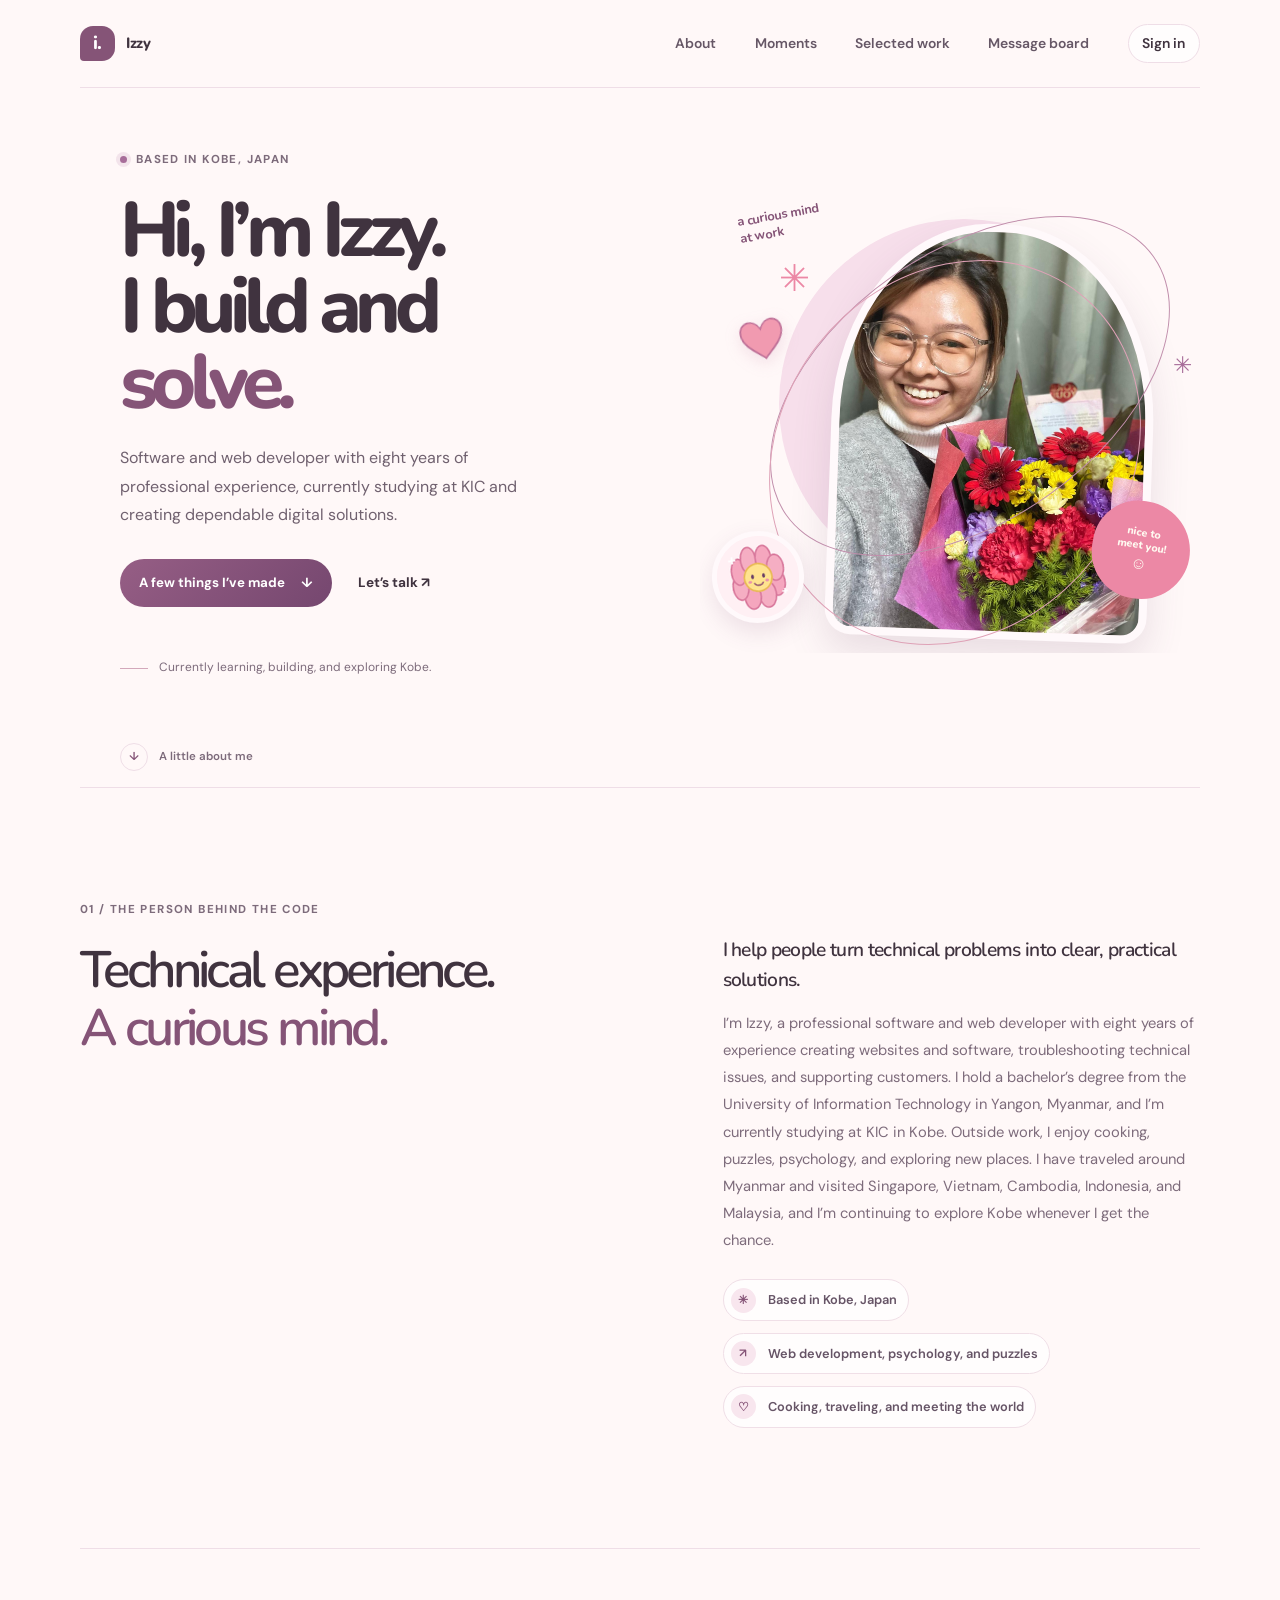
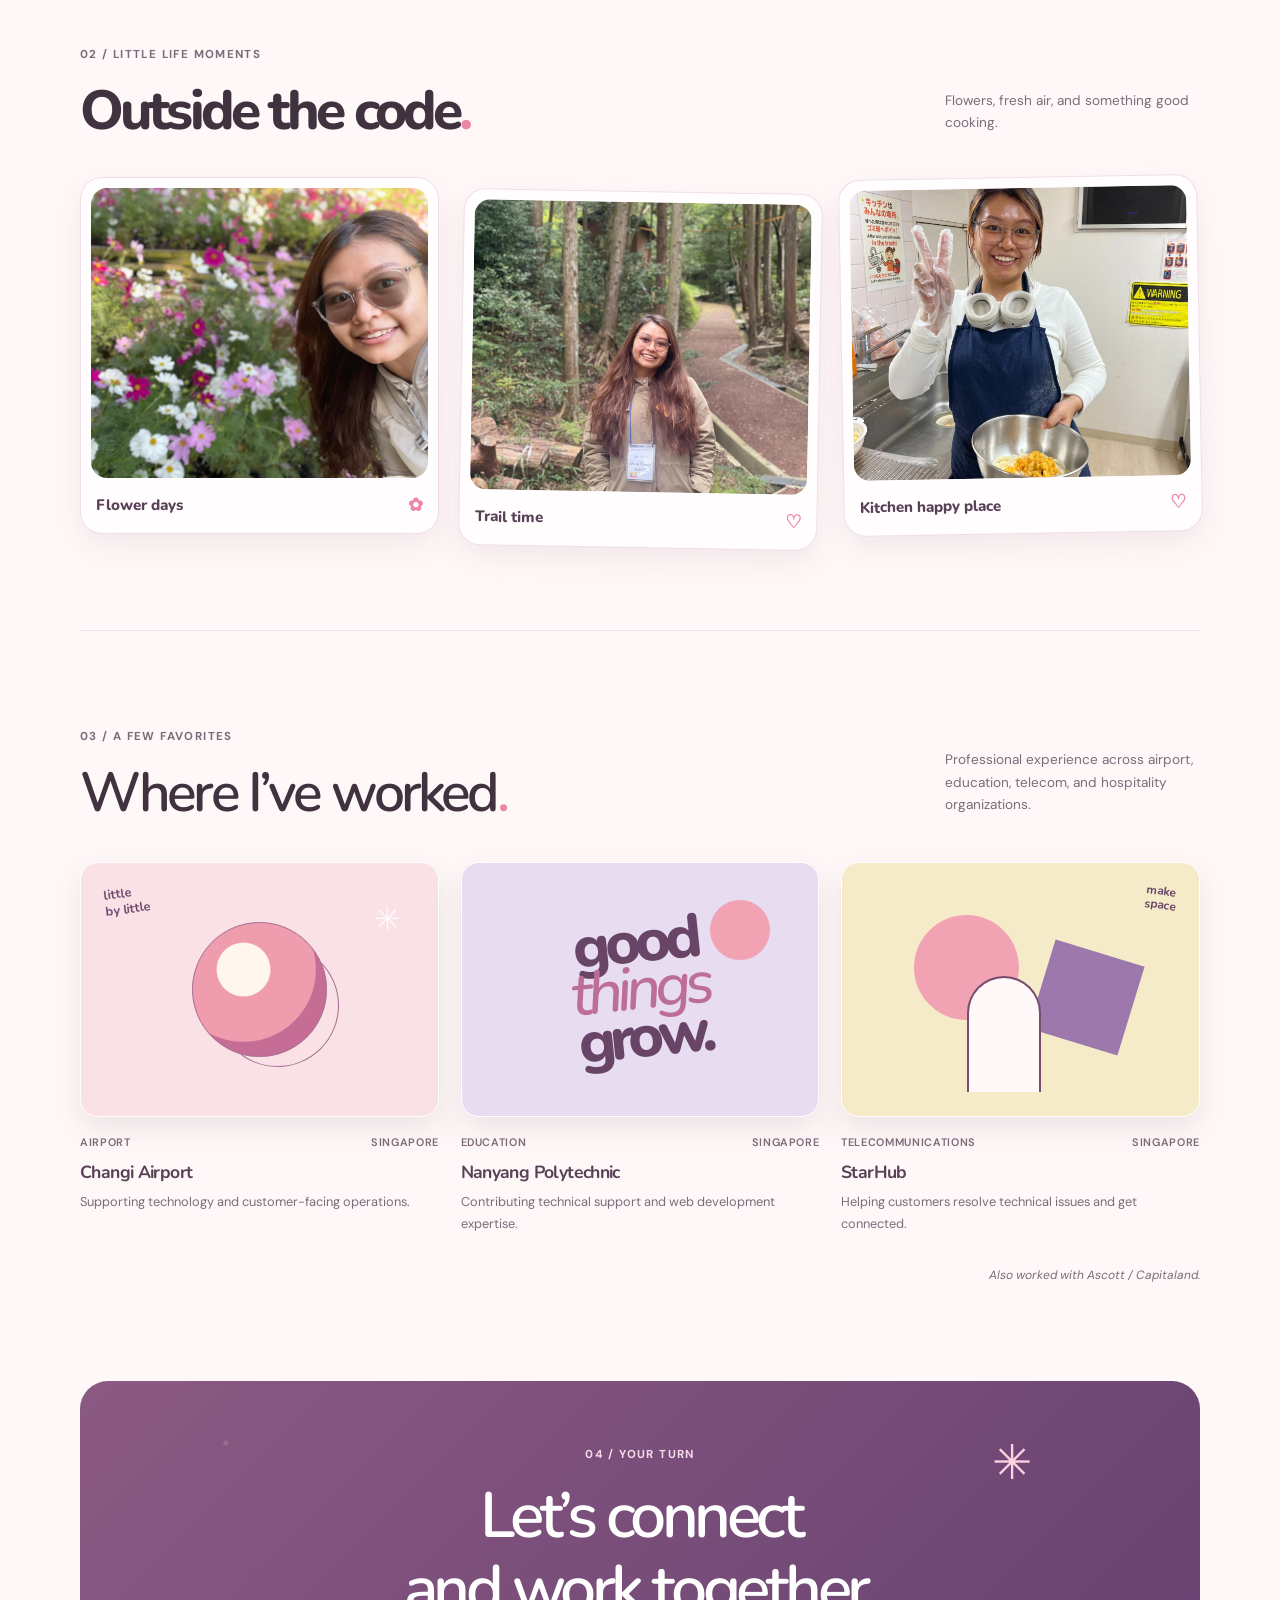
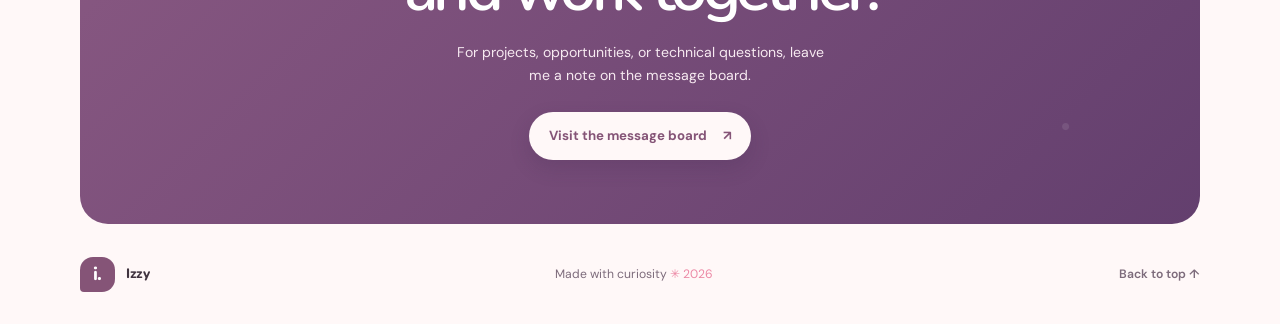
<file: index.html>
<!doctype html>
<html lang="en">
  <head>
    <meta charset="UTF-8" />
    <meta name="viewport" content="width=device-width, initial-scale=1" />
    <meta
      name="description"
      content="The introduction of Izzy — software and web developer based in Kobe, Japan."
    />
    <meta name="theme-color" content="#fff8f8" />
    <title>Izzy — Software &amp; Web Developer</title>
    <link rel="icon" href="favicon.svg" type="image/svg+xml" />
    <link rel="preconnect" href="https://fonts.googleapis.com" />
    <link rel="preconnect" href="https://fonts.gstatic.com" crossorigin />
    <link
      href="https://fonts.googleapis.com/css2?family=DM+Sans:wght@400;500;600;700&family=Nunito:wght@400;500;600;700;800&display=swap"
      rel="stylesheet"
    />
    <link rel="stylesheet" href="styles.css?v=profile-button-name-2" />
  </head>
  <body>
    <a class="skip-link" href="#main">Skip to content</a>

    <header class="site-header">
      <a class="wordmark" href="#home" aria-label="Izzy, home">
        <span class="wordmark-mark" aria-hidden="true">i.</span>
        <span>Izzy</span>
      </a>
      <nav class="site-nav" aria-label="Main navigation">
        <a href="#about">About</a>
        <a href="#moments">Moments</a>
        <a href="#work">Selected work</a>
        <a href="message-board.html">Message board</a>
        <button class="nav-contact" id="auth-open" type="button">Sign in</button>
      </nav>
    </header>

    <main id="main">
      <section class="hero section-wrap" id="home" aria-labelledby="hero-title">
        <div class="hero-copy">
          <p class="eyebrow"><span class="status-dot"></span> Based in Kobe, Japan</p>
          <h1 id="hero-title">Hi, I’m Izzy.<br />I build and<br /><span>solve.</span></h1>
          <p class="hero-description">
            Software and web developer with eight years of professional experience, currently
            studying at KIC and creating dependable digital solutions.
          </p>
          <div class="hero-actions">
            <a class="button button-dark" href="#work">
              A few things I’ve made <span aria-hidden="true">↓</span>
            </a>
            <a class="text-link" href="message-board.html#messages">Let’s talk <span aria-hidden="true">↗</span></a>
          </div>
          <div class="hero-note">
            <span class="note-line" aria-hidden="true"></span>
            <span>Currently learning, building, and exploring Kobe.</span>
          </div>
        </div>

        <div class="hero-art">
          <div class="art-sun"></div>
          <div class="art-orbit orbit-one"></div>
          <div class="art-orbit orbit-two"></div>
          <div class="art-sparkle sparkle-one" aria-hidden="true">✳</div>
          <div class="art-sparkle sparkle-two" aria-hidden="true">✳</div>
          <div class="art-caption">a curious mind<br />at work</div>
          <svg class="art-doodle art-heart" viewBox="0 0 64 64" aria-hidden="true">
            <path d="M32 55C26 48 7 37 7 22 7 7 25 4 32 19 39 4 57 7 57 22c0 15-19 26-25 33Z" />
          </svg>
          <div class="art-photo-frame">
            <img
              class="art-photo"
              src="assets/izzy/WhatsApp%20Image%202026-11-26%20at%2020.19.24%20%286%29.jpeg"
              alt="Izzy smiling with a colorful bouquet of flowers"
              width="1200"
              height="1599"
              fetchpriority="high"
              decoding="async"
            />
          </div>
          <div class="art-flower-badge" aria-hidden="true">
            <picture>
              <source srcset="assets/flower.svg" media="(prefers-reduced-motion: reduce)" />
              <img src="assets/flower.gif" alt="" width="96" height="96" />
            </picture>
          </div>
          <div class="art-sticker"><span>nice to<br />meet you!</span><span aria-hidden="true">☺</span></div>
        </div>
        <a class="scroll-cue" href="#about"><span aria-hidden="true">↓</span> A little about me</a>
      </section>

      <section class="about section-wrap" id="about" aria-labelledby="about-title">
        <div class="section-heading">
          <p class="eyebrow">01 / The person behind the code</p>
          <h2 id="about-title">Technical experience.<br /><span>A curious mind.</span></h2>
        </div>
        <div class="about-content">
          <p class="about-lead">
            I help people turn technical problems into clear, practical solutions.
          </p>
          <p>
            I’m Izzy, a professional software and web developer with eight years of experience
            creating websites and software, troubleshooting technical issues, and supporting
            customers. I hold a bachelor’s degree from the University of Information Technology
            in Yangon, Myanmar, and I’m currently studying at KIC in Kobe.
            Outside work, I enjoy cooking, puzzles, psychology, and exploring new places. I have
            traveled around Myanmar and visited Singapore, Vietnam, Cambodia, Indonesia, and Malaysia,
            and I’m continuing to explore Kobe whenever I get the chance.
          </p>
          <div class="about-facts" aria-label="A few quick facts">
            <div><span class="fact-icon" aria-hidden="true">✳</span><span>Based in Kobe, Japan</span></div>
            <div><span class="fact-icon" aria-hidden="true">↗</span><span>Web development, psychology, and puzzles</span></div>
            <div><span class="fact-icon" aria-hidden="true">♡</span><span>Cooking, traveling, and meeting the world</span></div>
          </div>
        </div>
      </section>

      <section class="moments section-wrap" id="moments" aria-labelledby="moments-title">
        <div class="moments-heading">
          <div>
            <p class="eyebrow">02 / Little life moments</p>
            <h2 id="moments-title">Outside the code<span class="heading-period">.</span></h2>
          </div>
          <p>Flowers, fresh air, and something good cooking.</p>
        </div>
        <div class="moments-grid">
          <figure class="moment-card">
            <img
              src="assets/izzy/WhatsApp%20Image%202026-11-26%20at%2020.19.23.jpeg"
              alt="Izzy smiling in a garden filled with colorful flowers"
              width="1599"
              height="1200"
              loading="lazy"
              decoding="async"
            />
            <figcaption>
              <span>Flower days</span>
              <span aria-hidden="true">✿</span>
            </figcaption>
          </figure>
          <figure class="moment-card">
            <img
              src="assets/izzy/WhatsApp%20Image%202026-11-26%20at%2020.19.24%20%281%29.jpeg"
              alt="Izzy enjoying a quiet forest trail"
              width="1200"
              height="1600"
              loading="lazy"
              decoding="async"
            />
            <figcaption>
              <span>Trail time</span>
              <span aria-hidden="true">♡</span>
            </figcaption>
          </figure>
          <figure class="moment-card">
            <img
              src="assets/izzy/WhatsApp%20Image%202026-11-26%20at%2020.19.24%20%285%29.jpeg"
              alt="Izzy preparing a meal in the kitchen"
              width="1200"
              height="1600"
              loading="lazy"
              decoding="async"
            />
            <figcaption>
              <span>Kitchen happy place</span>
              <span aria-hidden="true">♡</span>
            </figcaption>
          </figure>
        </div>
      </section>

      <section class="work section-wrap" id="work" aria-labelledby="work-title">
        <div class="work-heading">
          <div>
            <p class="eyebrow">03 / A few favorites</p>
            <h2 id="work-title">Where I’ve worked<span class="heading-period">.</span></h2>
          </div>
          <p>Professional experience across airport, education, telecom, and hospitality organizations.</p>
        </div>
        <div class="project-grid">
          <article class="project-card project-peach">
            <div class="project-visual visual-orbit" aria-hidden="true">
              <span class="visual-label">little<br />by little</span>
              <span class="visual-orb"></span>
              <span class="visual-spark">✳</span>
            </div>
            <div class="project-meta"><span>Airport</span><span>Singapore</span></div>
            <h3>Changi Airport</h3>
            <p>Supporting technology and customer-facing operations.</p>
          </article>
          <article class="project-card project-lilac">
            <div class="project-visual visual-type" aria-hidden="true">
              <span>good<br /><i>things</i><br />grow.</span>
              <span class="visual-sun"></span>
            </div>
            <div class="project-meta"><span>Education</span><span>Singapore</span></div>
            <h3>Nanyang Polytechnic</h3>
            <p>Contributing technical support and web development expertise.</p>
          </article>
          <article class="project-card project-yellow">
            <div class="project-visual visual-shapes" aria-hidden="true">
              <span class="shape shape-circle"></span>
              <span class="shape shape-square"></span>
              <span class="shape shape-arch"></span>
              <span class="shape-note">make<br />space</span>
            </div>
            <div class="project-meta"><span>Telecommunications</span><span>Singapore</span></div>
            <h3>StarHub</h3>
            <p>Helping customers resolve technical issues and get connected.</p>
          </article>
        </div>
        <p class="work-footnote">Also worked with Ascott / Capitaland.</p>
      </section>

      <section class="contact section-wrap" aria-labelledby="contact-title">
        <div class="contact-spark" aria-hidden="true">✳</div>
        <p class="eyebrow">04 / Your turn</p>
        <h2 id="contact-title">Let’s connect<br />and work together.</h2>
        <p>For projects, opportunities, or technical questions, leave me a note on the message board.</p>
        <a class="button button-light" href="message-board.html#messages">
          Visit the message board <span aria-hidden="true">↗</span>
        </a>
      </section>
    </main>

    <footer class="site-footer">
      <a class="wordmark" href="#home"><span class="wordmark-mark" aria-hidden="true">i.</span><span>Izzy</span></a>
      <p>Made with curiosity <span aria-hidden="true">✳</span> <span id="year">2025</span></p>
      <a href="#home">Back to top ↑</a>
    </footer>
    <dialog class="auth-dialog" id="auth-dialog" aria-labelledby="auth-title" aria-describedby="auth-description">
      <div class="auth-dialog-card">
        <button class="auth-close" id="auth-close" type="button" aria-label="Close sign-in dialog">×</button>
        <p class="eyebrow"><span class="status-dot"></span> Your little corner</p>
        <h2 id="auth-title">Welcome back.</h2>
        <p class="auth-description" id="auth-description">
          Sign in or create an account to get started.
        </p>
        <div class="auth-mode-toggle" id="auth-mode-toggle" role="group" aria-label="Choose an account action">
          <button class="auth-mode-button" id="auth-login-mode" type="button" aria-pressed="true">Log in</button>
          <button class="auth-mode-button" id="auth-signup-mode" type="button" aria-pressed="false">Sign up</button>
        </div>
        <form class="auth-form" id="auth-form">
          <label for="auth-display-name" id="auth-display-name-label" hidden>Profile name</label>
          <input
            id="auth-display-name"
            name="display-name"
            type="text"
            autocomplete="nickname"
            maxlength="80"
            hidden
          />
          <label for="auth-email">Email address</label>
          <input id="auth-email" name="email" type="email" autocomplete="email" required />
          <label for="auth-password">Password</label>
          <input
            id="auth-password"
            name="password"
            type="password"
            autocomplete="current-password"
            minlength="6"
            required
          />
          <button class="button button-dark" id="auth-submit" type="submit">Log in</button>
        </form>
        <div class="auth-session" id="auth-session" hidden>
          <p id="auth-user-line"></p>
          <button class="button button-light" id="auth-signout" type="button">Sign out</button>
        </div>
        <p class="auth-status" id="auth-status" role="status" aria-live="polite"></p>
        <p class="auth-footnote" id="auth-footnote">Sign-up may require email confirmation.</p>
      </div>
    </dialog>
    <script src="script.js"></script>
    <script type="module" src="auth.js?v=profile-button-name-1"></script>
  </body>
</html>
</file>
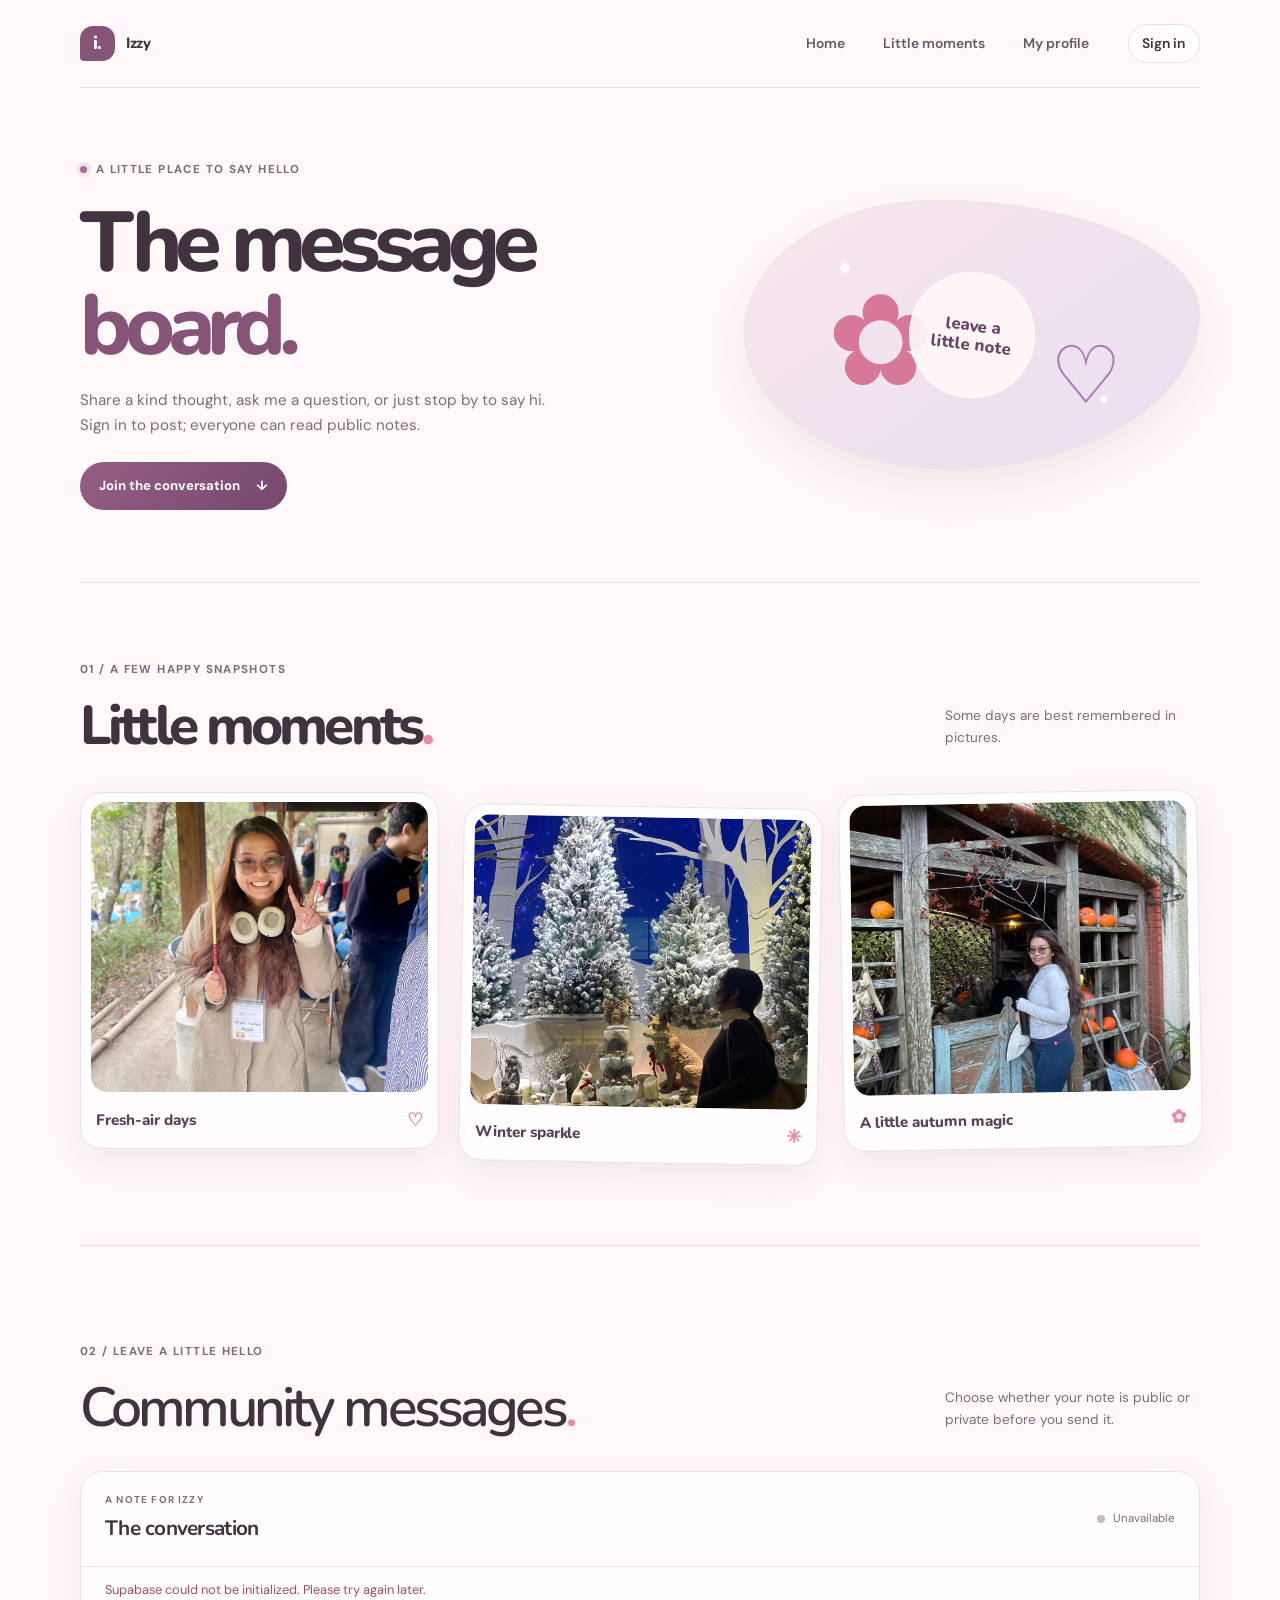
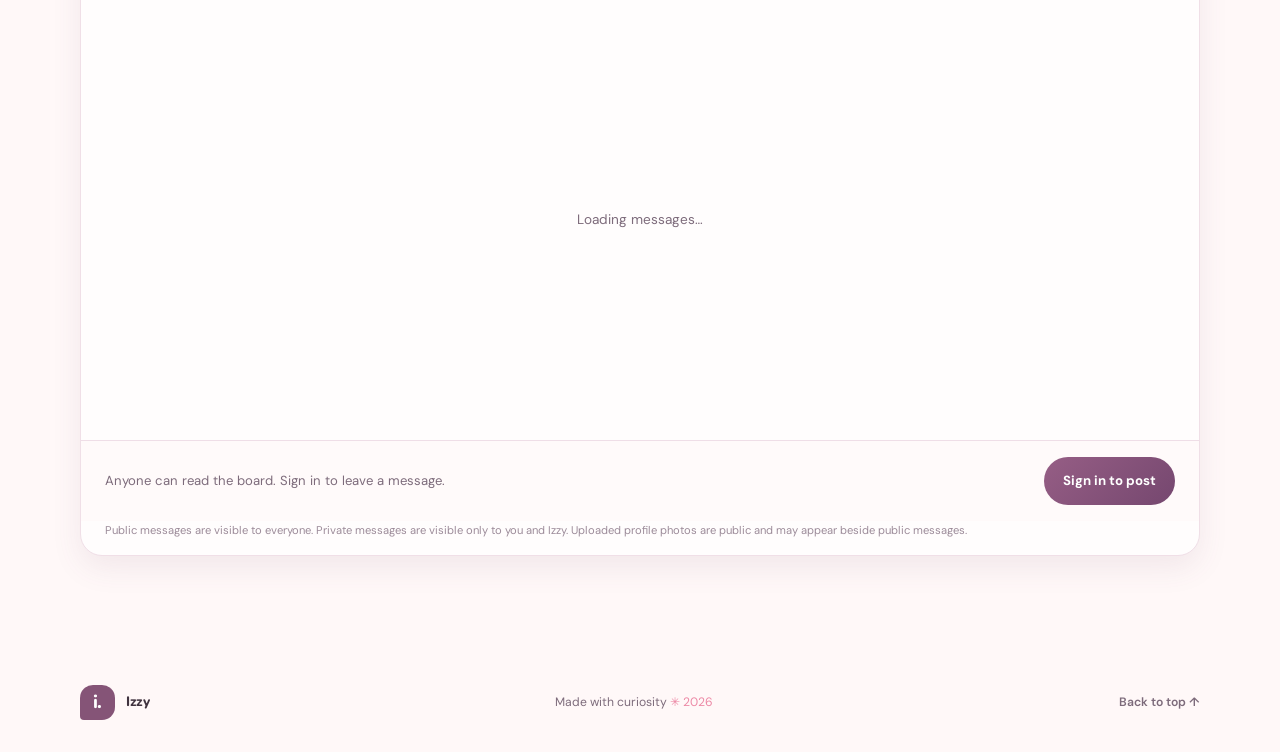
<file: message-board.html>
<!doctype html>
<html lang="en">
  <head>
    <meta charset="UTF-8" />
    <meta name="viewport" content="width=device-width, initial-scale=1" />
    <meta name="description" content="Leave Izzy a note on her community message board." />
    <meta name="theme-color" content="#fff8f8" />
    <title>Message board — Izzy</title>
    <link rel="icon" href="favicon.svg" type="image/svg+xml" />
    <link rel="preconnect" href="https://fonts.googleapis.com" />
    <link rel="preconnect" href="https://fonts.gstatic.com" crossorigin />
    <link
      href="https://fonts.googleapis.com/css2?family=DM+Sans:wght@400;500;600;700&family=Nunito:wght@400;500;600;700;800&display=swap"
      rel="stylesheet"
    />
    <link rel="stylesheet" href="styles.css?v=profile-button-name-2" />
  </head>
  <body>
    <a class="skip-link" href="#main">Skip to content</a>
    <header class="site-header">
      <a class="wordmark" href="index.html#home" aria-label="Izzy, home">
        <span class="wordmark-mark" aria-hidden="true">i.</span>
        <span>Izzy</span>
      </a>
      <nav class="site-nav" aria-label="Main navigation">
        <a href="index.html#home">Home</a>
        <a href="#memories">Little moments</a>
        <a href="profile.html">My profile</a>
        <button class="nav-contact" id="auth-open" type="button">Sign in</button>
      </nav>
    </header>

    <main id="main">
      <section class="page-hero section-wrap" aria-labelledby="page-title">
        <div class="page-hero-copy">
          <p class="eyebrow"><span class="status-dot"></span> A little place to say hello</p>
          <h1 id="page-title">The message<br /><span>board.</span></h1>
          <p>Share a kind thought, ask me a question, or just stop by to say hi. Sign in to post; everyone can read public notes.</p>
          <a class="button button-dark" href="#messages">Join the conversation <span aria-hidden="true">↓</span></a>
        </div>
        <div class="page-hero-doodle" aria-hidden="true">
          <span class="page-doodle-flower">✿</span>
          <span class="page-doodle-heart">♡</span>
          <span class="page-doodle-note">leave a<br />little note</span>
        </div>
      </section>

      <section class="moments section-wrap page-moments" id="memories" aria-labelledby="moments-title">
        <div class="moments-heading">
          <div>
            <p class="eyebrow">01 / A few happy snapshots</p>
            <h2 id="moments-title">Little moments<span class="heading-period">.</span></h2>
          </div>
          <p>Some days are best remembered in pictures.</p>
        </div>
        <div class="moments-grid">
          <figure class="moment-card">
            <img
              src="assets/izzy/WhatsApp%20Image%202026-11-26%20at%2020.19.24%20%282%29.jpeg"
              alt="Izzy outdoors at a day camp, smiling in the fresh air"
              loading="lazy"
              decoding="async"
            />
            <figcaption><span>Fresh-air days</span><span aria-hidden="true">♡</span></figcaption>
          </figure>
          <figure class="moment-card">
            <img
              src="assets/izzy/WhatsApp%20Image%202026-11-26%20at%2020.19.24%20%283%29.jpeg"
              alt="Izzy enjoying a winter evening among colorful lights"
              loading="lazy"
              decoding="async"
            />
            <figcaption><span>Winter sparkle</span><span aria-hidden="true">✳</span></figcaption>
          </figure>
          <figure class="moment-card">
            <img
              src="assets/izzy/WhatsApp%20Image%202026-11-26%20at%2020.19.24.jpeg"
              alt="Izzy smiling beside autumn pumpkins and garden greenery"
              loading="lazy"
              decoding="async"
            />
            <figcaption><span>A little autumn magic</span><span aria-hidden="true">✿</span></figcaption>
          </figure>
        </div>
      </section>

      <section class="guestbook section-wrap" id="messages" aria-labelledby="board-title">
        <div class="work-heading guestbook-heading">
          <div>
            <p class="eyebrow">02 / Leave a little hello</p>
            <h2 id="board-title">Community messages<span class="heading-period">.</span></h2>
          </div>
          <p>Choose whether your note is public or private before you send it.</p>
        </div>
        <div class="guestbook-card">
          <header class="guestbook-card-header">
            <div>
              <p class="eyebrow">A note for Izzy</p>
              <h3>The conversation</h3>
            </div>
            <span class="guestbook-live" id="board-status" role="status" aria-live="polite">Connecting…</span>
          </header>
          <p class="guestbook-notice" id="board-notice" role="status" aria-live="polite"></p>
          <div class="guestbook-list" id="post-list" aria-live="polite" aria-busy="true">
            <p class="guestbook-empty">Loading messages…</p>
          </div>
          <div class="guestbook-join" id="board-join">
            <p>Anyone can read the board. Sign in to leave a message.</p>
            <button class="button button-dark" id="board-signin" type="button">Sign in to post</button>
          </div>
          <form class="guestbook-form" id="post-form" hidden>
            <div class="guestbook-author-line">
              <p>Posting as <strong id="post-author"></strong></p>
              <a href="profile.html">Edit profile</a>
            </div>
            <label for="post-visibility">Who can see this message?</label>
            <select id="post-visibility" name="visibility">
              <option value="public">Public — everyone can read it</option>
              <option value="private">Private — only you and Izzy can read it</option>
            </select>
            <div class="guestbook-composer">
              <label class="visually-hidden" for="post-message">Your message</label>
              <textarea
                id="post-message"
                name="message"
                maxlength="2000"
                rows="3"
                placeholder="Write a kind note..."
                required
              ></textarea>
              <button class="button button-dark" id="post-submit" type="submit">Send message</button>
            </div>
            <p class="guestbook-form-status" id="post-status" role="status" aria-live="polite"></p>
          </form>
          <p class="guestbook-privacy">Public messages are visible to everyone. Private messages are visible only to you and Izzy. Uploaded profile photos are public and may appear beside public messages.</p>
        </div>
      </section>
    </main>

    <footer class="site-footer">
      <a class="wordmark" href="index.html#home"><span class="wordmark-mark" aria-hidden="true">i.</span><span>Izzy</span></a>
      <p>Made with curiosity <span aria-hidden="true">✳</span> <span id="year">2025</span></p>
      <a href="#main">Back to top ↑</a>
    </footer>
    <dialog class="auth-dialog" id="auth-dialog" aria-labelledby="auth-title" aria-describedby="auth-description">
      <div class="auth-dialog-card">
        <button class="auth-close" id="auth-close" type="button" aria-label="Close sign-in dialog">×</button>
        <p class="eyebrow"><span class="status-dot"></span> Your little corner</p>
        <h2 id="auth-title">Welcome back.</h2>
        <p class="auth-description" id="auth-description">Sign in or create an account to get started.</p>
        <div class="auth-mode-toggle" id="auth-mode-toggle" role="group" aria-label="Choose an account action">
          <button class="auth-mode-button" id="auth-login-mode" type="button" aria-pressed="true">Log in</button>
          <button class="auth-mode-button" id="auth-signup-mode" type="button" aria-pressed="false">Sign up</button>
        </div>
        <form class="auth-form" id="auth-form">
          <label for="auth-display-name" id="auth-display-name-label" hidden>Profile name</label>
          <input id="auth-display-name" name="display-name" type="text" autocomplete="nickname" maxlength="80" hidden />
          <label for="auth-email">Email address</label>
          <input id="auth-email" name="email" type="email" autocomplete="email" required />
          <label for="auth-password">Password</label>
          <input id="auth-password" name="password" type="password" autocomplete="current-password" minlength="6" required />
          <button class="button button-dark" id="auth-submit" type="submit">Log in</button>
        </form>
        <div class="auth-session" id="auth-session" hidden>
          <p id="auth-user-line"></p>
          <button class="button button-light" id="auth-signout" type="button">Sign out</button>
        </div>
        <p class="auth-status" id="auth-status" role="status" aria-live="polite"></p>
        <p class="auth-footnote" id="auth-footnote">Sign-up may require email confirmation.</p>
      </div>
    </dialog>
    <script src="script.js"></script>
    <script type="module" src="auth.js?v=profile-button-name-1"></script>
    <script type="module" src="message-board.js?v=profile-button-name-1"></script>
  </body>
</html>
</file>
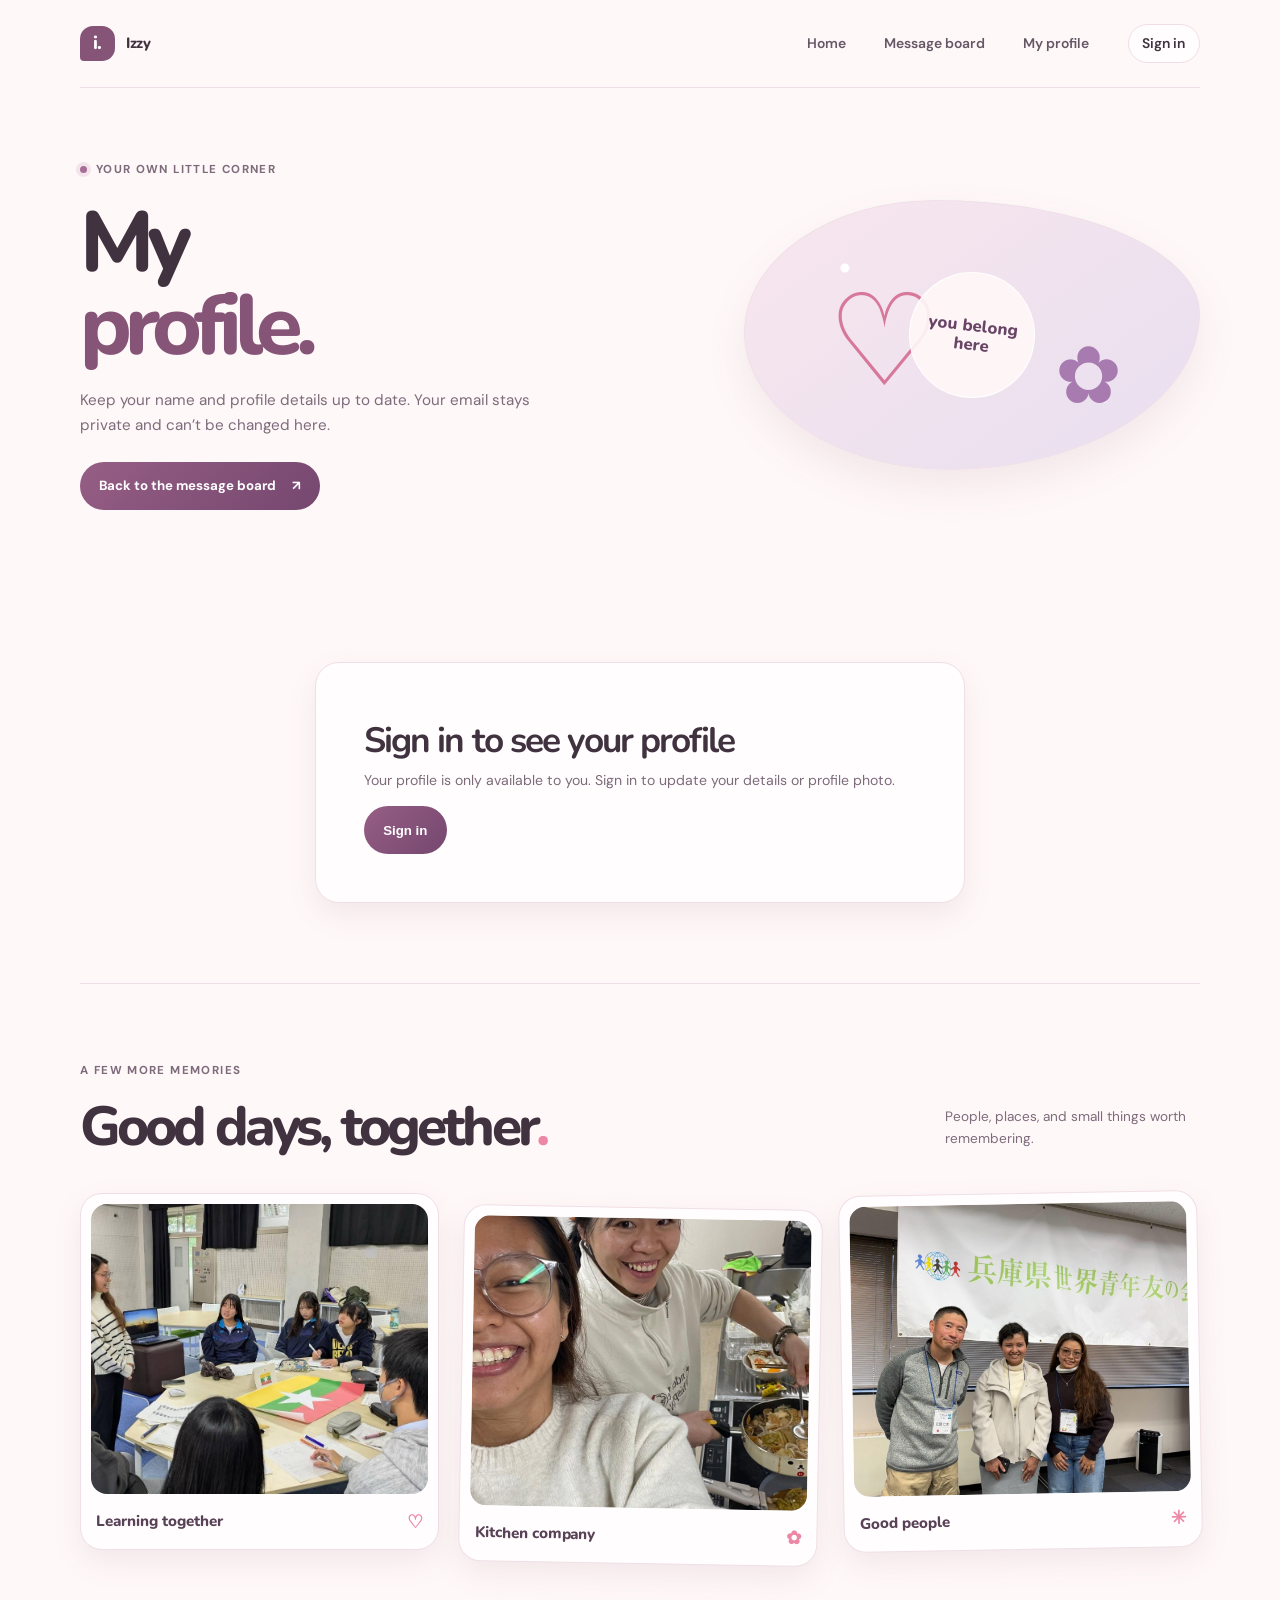
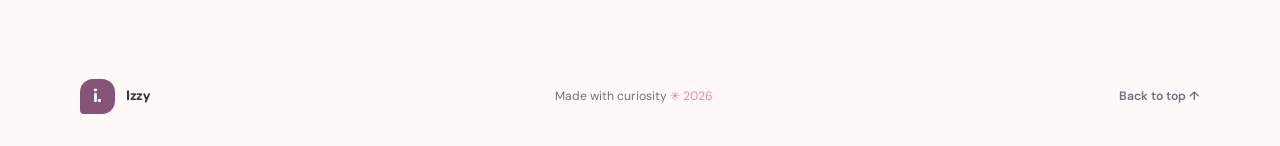
<file: profile.html>
<!doctype html>
<html lang="en">
  <head>
    <meta charset="UTF-8" />
    <meta name="viewport" content="width=device-width, initial-scale=1" />
    <meta name="description" content="Manage your profile for Izzy's community message board." />
    <meta name="theme-color" content="#fff8f8" />
    <title>My profile — Izzy</title>
    <link rel="icon" href="favicon.svg" type="image/svg+xml" />
    <link rel="preconnect" href="https://fonts.googleapis.com" />
    <link rel="preconnect" href="https://fonts.gstatic.com" crossorigin />
    <link
      href="https://fonts.googleapis.com/css2?family=DM+Sans:wght@400;500;600;700&family=Nunito:wght@400;500;600;700;800&display=swap"
      rel="stylesheet"
    />
    <link rel="stylesheet" href="styles.css?v=profile-button-name-2" />
  </head>
  <body>
    <a class="skip-link" href="#main">Skip to content</a>
    <header class="site-header">
      <a class="wordmark" href="index.html#home" aria-label="Izzy, home">
        <span class="wordmark-mark" aria-hidden="true">i.</span>
        <span>Izzy</span>
      </a>
      <nav class="site-nav" aria-label="Main navigation">
        <a href="index.html#home">Home</a>
        <a href="message-board.html">Message board</a>
        <a href="#profile">My profile</a>
        <button class="nav-contact" id="auth-open" type="button">Sign in</button>
      </nav>
    </header>

    <main id="main">
      <section class="page-hero section-wrap profile-hero" aria-labelledby="page-title">
        <div class="page-hero-copy">
          <p class="eyebrow"><span class="status-dot"></span> Your own little corner</p>
          <h1 id="page-title">My<br /><span>profile.</span></h1>
          <p>Keep your name and profile details up to date. Your email stays private and can’t be changed here.</p>
          <a class="button button-dark" href="message-board.html">Back to the message board <span aria-hidden="true">↗</span></a>
        </div>
        <div class="page-hero-doodle profile-doodle" aria-hidden="true">
          <span class="page-doodle-flower">♡</span>
          <span class="page-doodle-heart">✿</span>
          <span class="page-doodle-note">you belong<br />here</span>
        </div>
      </section>

      <section class="profile-page section-wrap" id="profile" aria-labelledby="profile-title">
        <div class="profile-signin" id="profile-signin">
          <h2>Sign in to see your profile</h2>
          <p>Your profile is only available to you. Sign in to update your details or profile photo.</p>
          <button class="button button-dark" id="profile-signin-button" type="button">Sign in</button>
        </div>
        <div class="profile-card" id="profile-content" hidden>
          <p class="eyebrow">Your little corner</p>
          <h2 id="profile-title">Your profile</h2>
          <p class="profile-description">Update the details shown with your account. Your country and interests are private.</p>
          <p class="profile-email-line">Sign-in email <strong id="profile-email"></strong><span>Email changes aren’t available here.</span></p>
          <div class="profile-avatar-editor">
            <div class="profile-avatar-preview">
              <img id="profile-avatar-preview" alt="Your profile photo" hidden />
              <span id="profile-avatar-placeholder" aria-hidden="true">♡</span>
            </div>
            <div class="profile-avatar-controls">
              <label for="profile-avatar-input">Profile photo</label>
              <input id="profile-avatar-input" type="file" accept="image/jpeg,image/png,image/webp" />
              <p>Photos are public and may appear beside public messages. Use a JPG, PNG, or WebP image up to 3 MB.</p>
              <button class="button button-dark" id="profile-avatar-upload" type="button">Upload profile photo</button>
              <p class="profile-status" id="profile-avatar-status" role="status" aria-live="polite"></p>
            </div>
          </div>
          <form class="profile-form" id="profile-form">
            <label for="profile-name">Name</label>
            <input id="profile-name" name="display_name" type="text" maxlength="80" autocomplete="nickname" required />
            <label for="profile-country">Country</label>
            <input id="profile-country" name="country" type="text" maxlength="100" autocomplete="country-name" />
            <label for="profile-interests">Interests</label>
            <textarea id="profile-interests" name="interests" maxlength="500" rows="4" placeholder="A few things you enjoy..."></textarea>
            <button class="button button-dark" id="profile-save" type="submit">Save profile</button>
            <p class="profile-status" id="profile-status" role="status" aria-live="polite"></p>
          </form>
          <button class="button button-light profile-signout" id="profile-signout" type="button">Sign out</button>
        </div>
      </section>

      <section class="moments section-wrap page-moments profile-moments" aria-labelledby="profile-moments-title">
        <div class="moments-heading">
          <div>
            <p class="eyebrow">A few more memories</p>
            <h2 id="profile-moments-title">Good days, together<span class="heading-period">.</span></h2>
          </div>
          <p>People, places, and small things worth remembering.</p>
        </div>
        <div class="moments-grid">
          <figure class="moment-card">
            <img
              src="assets/izzy/WhatsApp%20Image%202026-11-26%20at%2020.19.24%20%284%29.jpeg"
              alt="Izzy with students during a classroom activity with a Myanmar flag"
              loading="lazy"
              decoding="async"
            />
            <figcaption><span>Learning together</span><span aria-hidden="true">♡</span></figcaption>
          </figure>
          <figure class="moment-card">
            <img
              src="assets/izzy/WhatsApp%20Image%202026-11-26%20at%2020.19.24%20%287%29.jpeg"
              alt="Izzy and a friend smiling together while cooking"
              loading="lazy"
              decoding="async"
            />
            <figcaption><span>Kitchen company</span><span aria-hidden="true">✿</span></figcaption>
          </figure>
          <figure class="moment-card">
            <img
              src="assets/izzy/WhatsApp%20Image%202026-11-26%20at%2020.19.24%20%288%29.jpeg"
              alt="Izzy with friends at a community event"
              loading="lazy"
              decoding="async"
            />
            <figcaption><span>Good people</span><span aria-hidden="true">✳</span></figcaption>
          </figure>
        </div>
      </section>
    </main>

    <footer class="site-footer">
      <a class="wordmark" href="index.html#home"><span class="wordmark-mark" aria-hidden="true">i.</span><span>Izzy</span></a>
      <p>Made with curiosity <span aria-hidden="true">✳</span> <span id="year">2025</span></p>
      <a href="#main">Back to top ↑</a>
    </footer>
    <dialog class="auth-dialog" id="auth-dialog" aria-labelledby="auth-title" aria-describedby="auth-description">
      <div class="auth-dialog-card">
        <button class="auth-close" id="auth-close" type="button" aria-label="Close sign-in dialog">×</button>
        <p class="eyebrow"><span class="status-dot"></span> Your little corner</p>
        <h2 id="auth-title">Welcome back.</h2>
        <p class="auth-description" id="auth-description">Sign in or create an account to get started.</p>
        <div class="auth-mode-toggle" id="auth-mode-toggle" role="group" aria-label="Choose an account action">
          <button class="auth-mode-button" id="auth-login-mode" type="button" aria-pressed="true">Log in</button>
          <button class="auth-mode-button" id="auth-signup-mode" type="button" aria-pressed="false">Sign up</button>
        </div>
        <form class="auth-form" id="auth-form">
          <label for="auth-display-name" id="auth-display-name-label" hidden>Profile name</label>
          <input id="auth-display-name" name="display-name" type="text" autocomplete="nickname" maxlength="80" hidden />
          <label for="auth-email">Email address</label>
          <input id="auth-email" name="email" type="email" autocomplete="email" required />
          <label for="auth-password">Password</label>
          <input id="auth-password" name="password" type="password" autocomplete="current-password" minlength="6" required />
          <button class="button button-dark" id="auth-submit" type="submit">Log in</button>
        </form>
        <div class="auth-session" id="auth-session" hidden>
          <p id="auth-user-line"></p>
          <button class="button button-light" id="auth-signout" type="button">Sign out</button>
        </div>
        <p class="auth-status" id="auth-status" role="status" aria-live="polite"></p>
        <p class="auth-footnote" id="auth-footnote">Sign-up may require email confirmation.</p>
      </div>
    </dialog>
    <script src="script.js"></script>
    <script type="module" src="auth.js?v=profile-button-name-1"></script>
    <script type="module" src="profile.js?v=profile-button-name-1"></script>
  </body>
</html>
</file>
<file: styles.css>
:root {
  color-scheme: light;
  --paper: #fff8f8;
  --ink: #40333f;
  --muted: #7d6b7b;
  --plum: #855477;
  --orange: #ec88a5;
  --line: #efdee7;
  --sans: "DM Sans", sans-serif;
  --display: "Nunito", sans-serif;
}

* {
  box-sizing: border-box;
}

html {
  scroll-behavior: smooth;
  scroll-padding-top: 5rem;
}

body {
  margin: 0;
  background: var(--paper);
  color: var(--ink);
  font-family: var(--sans);
  font-size: 16px;
  line-height: 1.65;
  -webkit-font-smoothing: antialiased;
}

a {
  color: inherit;
  text-decoration: none;
}

a:focus-visible {
  outline: 3px solid var(--orange);
  outline-offset: 5px;
  border-radius: 2px;
}

.skip-link {
  position: absolute;
  top: 0.75rem;
  left: 0.75rem;
  z-index: 10;
  padding: 0.7rem 1rem;
  transform: translateY(-160%);
  background: var(--ink);
  color: white;
}

.skip-link:focus {
  transform: translateY(0);
}

.site-header,
.site-footer {
  display: flex;
  align-items: center;
  justify-content: space-between;
  width: min(1120px, calc(100% - 96px));
  margin: 0 auto;
}

.site-header {
  min-height: 88px;
  border-bottom: 1px solid var(--line);
}

.wordmark {
  display: inline-flex;
  align-items: center;
  gap: 0.7rem;
  font-family: var(--display);
  font-size: 0.93rem;
  font-weight: 800;
  letter-spacing: -0.035em;
}

.wordmark-mark {
  display: grid;
  width: 35px;
  height: 35px;
  place-items: center;
  border-radius: 13px 13px 13px 4px;
  background: var(--plum);
  color: white;
  font-family: var(--display);
  font-size: 1.15rem;
}

.site-nav {
  display: flex;
  align-items: center;
  gap: 2.4rem;
  color: #665766;
  font-size: 0.87rem;
  font-weight: 600;
}

.site-nav a,
.site-nav button,
.site-footer > a:last-child,
.text-link {
  transition: color 160ms ease;
}

.site-nav a:hover,
.site-nav button:hover,
.site-footer > a:last-child:hover,
.text-link:hover {
  color: var(--orange);
}

.nav-contact {
  display: inline-block;
  max-width: 13rem;
  overflow: hidden;
  text-overflow: ellipsis;
  white-space: nowrap;
  font: inherit;
  color: var(--ink);
  padding: 0.45rem 0.85rem;
  border: 1px solid var(--line);
  border-radius: 999px;
  background: #fffdfd;
  cursor: pointer;
}

.nav-contact:focus-visible,
.auth-dialog button:focus-visible,
.auth-dialog input:focus-visible {
  outline: 3px solid var(--orange);
  outline-offset: 3px;
}

.auth-dialog {
  width: min(440px, calc(100vw - 32px));
  max-width: none;
  max-height: calc(100vh - 32px);
  padding: 0;
  overflow: auto;
  border: 1px solid #fff;
  border-radius: 28px;
  background: var(--paper);
  color: var(--ink);
  box-shadow: 0 24px 80px #34253d40;
}

.auth-dialog::backdrop {
  background: #30233380;
  backdrop-filter: blur(4px);
}

.auth-dialog-card {
  position: relative;
  padding: 2.5rem;
}

.auth-dialog .eyebrow {
  margin-bottom: 0.65rem;
}

.auth-dialog h2 {
  margin: 0;
  font-family: var(--display);
  font-size: clamp(1.8rem, 7vw, 2.35rem);
  letter-spacing: -0.055em;
  line-height: 1.15;
}

.auth-description {
  margin: 0.8rem 0 1.4rem;
  color: var(--muted);
  font-size: 0.9rem;
}

.auth-close {
  position: absolute;
  top: 1rem;
  right: 1rem;
  display: grid;
  width: 38px;
  height: 38px;
  place-items: center;
  border: 1px solid var(--line);
  border-radius: 50%;
  background: #fffdfd;
  color: var(--muted);
  font: inherit;
  font-size: 1.4rem;
  line-height: 1;
  cursor: pointer;
}

.auth-mode-toggle {
  display: grid;
  grid-template-columns: 1fr 1fr;
  gap: 0.25rem;
  margin-bottom: 1.35rem;
  padding: 0.3rem;
  border-radius: 999px;
  background: #f4e5ed;
}

.auth-mode-button {
  min-height: 40px;
  border: 0;
  border-radius: 999px;
  background: transparent;
  color: var(--muted);
  font: inherit;
  font-size: 0.85rem;
  font-weight: 700;
  cursor: pointer;
}

.auth-mode-button[aria-pressed="true"] {
  background: white;
  color: var(--plum);
  box-shadow: 0 2px 8px #3c234a12;
}

.auth-form {
  display: grid;
  gap: 0.55rem;
}

.auth-form label {
  margin-top: 0.25rem;
  color: #5a4559;
  font-size: 0.83rem;
  font-weight: 700;
}

.auth-form input {
  width: 100%;
  min-height: 48px;
  padding: 0.65rem 0.85rem;
  border: 1px solid var(--line);
  border-radius: 13px;
  background: #fffdfd;
  color: var(--ink);
  font: inherit;
  font-size: 0.9rem;
}

.auth-form .button,
.auth-session .button {
  width: 100%;
  margin-top: 0.75rem;
  border: 0;
  cursor: pointer;
}

.auth-form .button:disabled,
.auth-session .button:disabled {
  cursor: wait;
  opacity: 0.65;
}

.auth-session p {
  margin: 0.25rem 0;
  color: var(--muted);
  font-size: 0.9rem;
  overflow-wrap: anywhere;
}

.auth-status {
  min-height: 1.5em;
  margin: 1rem 0 0;
  color: var(--muted);
  font-size: 0.82rem;
  overflow-wrap: anywhere;
}

.auth-status[data-state="error"] {
  color: #b14363;
}

.auth-status[data-state="success"] {
  color: #6b496b;
}

.auth-footnote {
  margin: 0.25rem 0 0;
  color: var(--muted);
  font-size: 0.74rem;
}

.auth-dialog [hidden] {
  display: none !important;
}

.section-wrap {
  width: min(1120px, calc(100% - 96px));
  margin: 0 auto;
}

.hero {
  position: relative;
  display: grid;
  min-height: 660px;
  grid-template-columns: 1.05fr 0.95fr;
  align-items: center;
  padding-top: 2.4rem;
  padding-bottom: 5.5rem;
}

.hero-copy {
  position: relative;
  z-index: 1;
  padding: 1.5rem 0 1.3rem 2.5rem;
}

.eyebrow {
  display: flex;
  align-items: center;
  gap: 0.55rem;
  margin: 0 0 1.45rem;
  color: var(--muted);
  font-size: 0.72rem;
  font-weight: 700;
  letter-spacing: 0.12em;
  text-transform: uppercase;
}

.status-dot {
  width: 7px;
  height: 7px;
  border-radius: 50%;
  background: #a76d99;
  box-shadow: 0 0 0 4px #a76d9924;
}

h1,
h2,
h3,
p {
  margin-top: 0;
}

h1,
h2,
h3 {
  font-family: var(--display);
}

.hero h1 {
  margin-bottom: 1.45rem;
  font-size: clamp(3.65rem, 6vw, 5.8rem);
  font-weight: 800;
  letter-spacing: -0.085em;
  line-height: 0.99;
}

.hero h1 span,
.section-heading h2 span {
  color: var(--plum);
}

.hero-description {
  max-width: 430px;
  margin-bottom: 1.8rem;
  color: #70616f;
  font-size: 1rem;
  line-height: 1.8;
}

.hero-actions {
  display: flex;
  align-items: center;
  gap: 1.6rem;
}

.button {
  display: inline-flex;
  min-height: 48px;
  align-items: center;
  justify-content: center;
  gap: 1rem;
  padding: 0.7rem 1.2rem;
  border-radius: 999px;
  font-size: 0.83rem;
  font-weight: 700;
  transition: transform 160ms ease, background 160ms ease;
}

.button:hover {
  transform: translateY(-2px);
}

.button-dark {
  background: linear-gradient(135deg, #965e85, #75476f);
  color: white;
}

.button-dark:hover {
  background: linear-gradient(135deg, #855477, #663d64);
}

.text-link {
  font-size: 0.85rem;
  font-weight: 700;
}

.hero-note {
  display: flex;
  align-items: center;
  gap: 0.7rem;
  margin-top: 3.2rem;
  color: var(--muted);
  font-size: 0.75rem;
}

.note-line {
  width: 28px;
  height: 1px;
  background: #d3a8bb;
}

.hero-art {
  position: relative;
  width: min(100%, 500px);
  height: 480px;
  overflow: clip;
  justify-self: end;
}

.art-sun {
  position: absolute;
  top: 46px;
  right: 51px;
  width: 370px;
  height: 370px;
  border-radius: 50%;
  background: #f7dfeb;
}

.art-photo-frame {
  position: absolute;
  right: 47px;
  bottom: 14px;
  z-index: 1;
  width: 322px;
  height: 415px;
  overflow: hidden;
  border: 8px solid #fff9fb;
  border-radius: 48% 48% 26px 26px;
  background: #fff0f4;
  box-shadow: 0 18px 38px #68446625;
  transform: rotate(2deg);
  animation: gentle-bob 5.5s ease-in-out infinite;
}

.art-photo {
  display: block;
  width: 100%;
  height: 100%;
  object-fit: cover;
  object-position: center 43%;
}

.art-orbit {
  position: absolute;
  z-index: 2;
  border: 1px solid #c18fac;
  border-radius: 50%;
  pointer-events: none;
}

.orbit-one {
  top: 78px;
  right: 5px;
  width: 450px;
  height: 270px;
  transform: rotate(-35deg);
}

.orbit-two {
  top: 77px;
  right: 70px;
  width: 350px;
  height: 405px;
  border-color: #dfa2b7;
  transform: rotate(38deg);
}

.art-sparkle {
  position: absolute;
  z-index: 2;
  color: var(--orange);
  font-size: 2.3rem;
  line-height: 1;
  animation: sparkle 2.8s ease-in-out infinite;
}

.sparkle-one {
  top: 87px;
  left: 79px;
}

.sparkle-two {
  top: 181px;
  right: 8px;
  color: #a76d99;
  font-size: 1.45rem;
  animation-delay: 0.8s;
}

.art-caption {
  position: absolute;
  top: 34px;
  left: 38px;
  color: var(--plum);
  font-family: var(--display);
  font-size: 0.8rem;
  font-weight: 700;
  line-height: 1.35;
  transform: rotate(-10deg);
}

.art-doodle {
  position: absolute;
  z-index: 3;
  overflow: visible;
  fill: #f19ab0;
  stroke: #bd6e96;
  stroke-width: 2;
  filter: drop-shadow(0 5px 8px #bd6e9630);
  animation: doodle-float 4s ease-in-out infinite;
}

.art-heart {
  top: 140px;
  left: 36px;
  width: 53px;
  transform: rotate(-12deg);
}

.art-flower-badge {
  position: absolute;
  bottom: 30px;
  left: 12px;
  z-index: 4;
  width: 92px;
  height: 92px;
  overflow: hidden;
  border: 5px solid #fff9fb;
  border-radius: 50%;
  background: #fff0f4;
  box-shadow: 0 9px 24px #75476f24;
  transform: rotate(-8deg);
  animation: flower-float 4.5s ease-in-out infinite;
}

.art-flower-badge picture,
.art-flower-badge img {
  display: block;
  width: 100%;
  height: 100%;
}

.art-flower-badge img {
  object-fit: cover;
}

.art-sticker {
  position: absolute;
  right: 10px;
  bottom: 54px;
  z-index: 3;
  display: flex;
  width: 98px;
  height: 98px;
  flex-direction: column;
  align-items: center;
  justify-content: center;
  border-radius: 48% 52% 51% 49%;
  background: #ec88a5;
  color: #fffaf1;
  font-family: var(--display);
  font-size: 0.67rem;
  font-weight: 800;
  line-height: 1.25;
  text-align: center;
  transform: rotate(10deg);
}

.art-sticker span:last-child {
  margin-top: 0.12rem;
  font-size: 1rem;
}

.scroll-cue {
  position: absolute;
  bottom: 1rem;
  left: 2.5rem;
  display: flex;
  align-items: center;
  gap: 0.7rem;
  color: var(--muted);
  font-size: 0.72rem;
  font-weight: 600;
}

.scroll-cue span {
  display: grid;
  width: 28px;
  height: 28px;
  place-items: center;
  border: 1px solid var(--line);
  border-radius: 50%;
  color: var(--plum);
}

.about {
  display: grid;
  grid-template-columns: 1fr 0.9fr;
  gap: 7rem;
  padding-top: 7rem;
  padding-bottom: 7.5rem;
  border-top: 1px solid var(--line);
}

.moments {
  padding-top: 6rem;
  padding-bottom: 6rem;
  border-top: 1px solid var(--line);
}

.moments-heading {
  display: flex;
  align-items: end;
  justify-content: space-between;
  gap: 2rem;
  margin-bottom: 2.2rem;
}

.moments-heading .eyebrow {
  margin-bottom: 1rem;
}

.moments-heading h2 {
  margin-bottom: 0;
  font-size: clamp(2.5rem, 4.3vw, 3.8rem);
  font-weight: 800;
  letter-spacing: -0.07em;
  line-height: 1.13;
}

.moments-heading > p {
  max-width: 255px;
  margin-bottom: 0.45rem;
  color: var(--muted);
  font-size: 0.85rem;
}

.moments-grid {
  display: grid;
  grid-template-columns: repeat(3, 1fr);
  align-items: start;
  gap: 1.35rem;
}

.moment-card {
  min-width: 0;
  margin: 0;
  padding: 0.6rem;
  overflow: hidden;
  border: 1px solid #f0dfe7;
  border-radius: 22px;
  background: #fffdfd;
  box-shadow: 0 12px 30px #734c6718;
  transition: transform 220ms ease, box-shadow 220ms ease;
}

.moment-card:nth-child(2) {
  transform: translateY(14px) rotate(1deg);
}

.moment-card:nth-child(3) {
  transform: rotate(-1deg);
}

.moment-card:hover {
  transform: translateY(-5px) rotate(0);
  box-shadow: 0 18px 34px #734c6724;
}

.moment-card img {
  display: block;
  width: 100%;
  height: 290px;
  border-radius: 16px;
  object-fit: cover;
  transition: transform 300ms ease;
}

.moment-card:first-child img {
  object-position: 76% center;
}

.moment-card:hover img {
  transform: scale(1.035);
}

.moment-card figcaption {
  display: flex;
  align-items: center;
  justify-content: space-between;
  gap: 0.5rem;
  padding: 0.8rem 0.35rem 0.15rem;
  color: #594257;
  font-family: var(--display);
  font-size: 0.95rem;
  font-weight: 800;
}

.moment-card figcaption span:last-child {
  color: var(--orange);
  font-size: 1.15rem;
}

.section-heading h2,
.work-heading h2,
.contact h2 {
  margin-bottom: 0;
  font-size: clamp(2.4rem, 4vw, 3.5rem);
  font-weight: 600;
  letter-spacing: -0.07em;
  line-height: 1.13;
}

.about-content {
  padding-top: 2.25rem;
  color: var(--muted);
  font-size: 0.92rem;
  line-height: 1.85;
}

.about-content .about-lead {
  margin-bottom: 0.9rem;
  color: var(--ink);
  font-family: var(--display);
  font-size: 1.2rem;
  font-weight: 600;
  letter-spacing: -0.035em;
  line-height: 1.55;
}

.about-facts {
  display: grid;
  gap: 0.75rem;
  margin-top: 1.55rem;
  color: #665466;
  font-size: 0.8rem;
  font-weight: 600;
}

.about-facts > div {
  display: flex;
  align-items: center;
  gap: 0.75rem;
  width: fit-content;
  padding: 0.45rem 0.7rem 0.45rem 0.45rem;
  border: 1px solid #f0dfe7;
  border-radius: 999px;
  background: #fffdfd;
}

.fact-icon {
  display: grid;
  width: 25px;
  height: 25px;
  flex: 0 0 25px;
  place-items: center;
  border-radius: 50%;
  background: #f8e6ee;
  color: var(--plum);
  font-size: 0.75rem;
}

.work {
  padding-top: 6rem;
  padding-bottom: 6rem;
  border-top: 1px solid var(--line);
}

.work-heading {
  display: flex;
  align-items: end;
  justify-content: space-between;
  gap: 2rem;
  margin-bottom: 2.4rem;
}

.work-heading .eyebrow {
  margin-bottom: 1rem;
}

.work-heading h2 {
  font-size: clamp(2.5rem, 4.3vw, 3.8rem);
}

.heading-period {
  color: var(--orange);
}

.work-heading > p {
  max-width: 255px;
  margin-bottom: 0.45rem;
  color: var(--muted);
  font-size: 0.85rem;
}

.project-grid {
  display: grid;
  grid-template-columns: repeat(3, 1fr);
  gap: 1.35rem;
}

.project-card {
  min-width: 0;
}

.project-visual {
  position: relative;
  display: grid;
  height: 255px;
  overflow: hidden;
  place-items: center;
  border: 1px solid #fff;
  border-radius: 18px;
  box-shadow: 0 12px 30px #734c6720;
  transition: transform 220ms ease, box-shadow 220ms ease;
}

.project-card:hover .project-visual {
  transform: translateY(-5px) rotate(-0.5deg);
  box-shadow: 0 18px 34px #734c672a;
}

.project-peach .project-visual {
  background: #f9e1e6;
}

.project-lilac .project-visual {
  background: #e8dcf1;
}

.project-yellow .project-visual {
  background: #f5ebc9;
}

.visual-label {
  position: absolute;
  z-index: 1;
  top: 22px;
  left: 23px;
  color: #714c70;
  font-family: var(--display);
  font-size: 0.8rem;
  font-weight: 700;
  line-height: 1.25;
  transform: rotate(-7deg);
}

.visual-orb {
  width: 135px;
  height: 135px;
  border: 1px solid #a56d90;
  border-radius: 50%;
  background: radial-gradient(circle at 38% 35%, #fff7ee 0 22%, #ef9caf 23% 60%, #c66d95 61%);
  box-shadow: 18px 16px 0 -7px #f9e1e6, 18px 16px 0 -6px #a56d90;
}

.visual-spark {
  position: absolute;
  top: 30px;
  right: 37px;
  color: #fff8fb;
  font-size: 2rem;
}

.visual-type > span:first-child {
  position: relative;
  z-index: 1;
  color: #684466;
  font-family: var(--display);
  font-size: 3.8rem;
  font-weight: 800;
  letter-spacing: -0.09em;
  line-height: 0.78;
  text-align: center;
  transform: rotate(-6deg);
}

.visual-type i {
  color: #bd6e96;
  font-weight: 500;
}

.visual-sun {
  position: absolute;
  top: 37px;
  right: 48px;
  width: 60px;
  height: 60px;
  border-radius: 50%;
  background: #f1a2b3;
}

.visual-shapes .shape {
  position: absolute;
  display: block;
}

.shape-circle {
  top: 52px;
  left: 72px;
  width: 105px;
  height: 105px;
  border-radius: 50%;
  background: #f1a2b3;
}

.shape-square {
  top: 88px;
  right: 66px;
  width: 93px;
  height: 93px;
  background: #9c78ad;
  transform: rotate(17deg);
}

.shape-arch {
  bottom: 24px;
  left: 125px;
  width: 74px;
  height: 116px;
  border: 2px solid #754d70;
  border-bottom: 0;
  border-radius: 50px 50px 0 0;
  background: #fff8f8;
}

.shape-note {
  position: absolute;
  top: 21px;
  right: 21px;
  color: #684466;
  font-family: var(--display);
  font-size: 0.75rem;
  font-weight: 700;
  line-height: 1.2;
  transform: rotate(8deg);
}

.project-meta {
  display: flex;
  justify-content: space-between;
  margin-top: 1.05rem;
  color: var(--muted);
  font-size: 0.68rem;
  font-weight: 600;
  letter-spacing: 0.06em;
  text-transform: uppercase;
}

.project-card h3 {
  margin: 0.4rem 0 0.25rem;
  font-size: 1.1rem;
  font-weight: 700;
  letter-spacing: -0.035em;
  color: #594257;
}

.project-card > p {
  margin-bottom: 0;
  color: var(--muted);
  font-size: 0.8rem;
}

.work-footnote {
  margin: 2rem 0 0;
  color: var(--muted);
  font-size: 0.75rem;
  font-style: italic;
  text-align: right;
}

.page-hero {
  display: grid;
  grid-template-columns: 1.15fr 0.85fr;
  align-items: center;
  gap: 3rem;
  min-height: 390px;
  padding-top: 4.5rem;
  padding-bottom: 4.5rem;
}

.page-hero-copy {
  max-width: 590px;
}

.page-hero h1 {
  margin: 0;
  font-family: var(--display);
  font-size: clamp(3.5rem, 7vw, 5.3rem);
  font-weight: 800;
  letter-spacing: -0.085em;
  line-height: 0.98;
}

.page-hero h1 span {
  color: var(--plum);
}

.page-hero-copy > p:not(.eyebrow) {
  max-width: 470px;
  margin: 1.2rem 0 1.5rem;
  color: var(--muted);
  font-size: 0.95rem;
}

.page-hero-doodle {
  position: relative;
  display: grid;
  min-height: 270px;
  place-items: center;
  overflow: hidden;
  border: 1px solid #f0dfe7;
  border-radius: 42% 58% 55% 45% / 49% 42% 58% 51%;
  background:
    radial-gradient(circle at 22% 25%, #fff 0 4px, transparent 5px),
    radial-gradient(circle at 79% 74%, #fff 0 3px, transparent 4px),
    linear-gradient(145deg, #f8e6ed, #e8dff0);
  box-shadow: 0 18px 40px #734c6718;
}

.page-doodle-flower,
.page-doodle-heart,
.page-doodle-note {
  position: absolute;
  color: var(--plum);
}

.page-doodle-flower {
  top: 13%;
  left: 18%;
  color: #d7789a;
  font-size: 8rem;
  animation: flower-float 4s ease-in-out infinite;
}

.page-doodle-heart {
  right: 17%;
  bottom: 10%;
  color: #a87bb0;
  font-size: 5rem;
  animation: doodle-float 4.5s ease-in-out infinite;
}

.page-doodle-note {
  display: grid;
  width: 126px;
  height: 126px;
  place-content: center;
  border: 1px solid #fff;
  border-radius: 50%;
  background: #fff8f8e8;
  color: #684466;
  font-family: var(--display);
  font-size: 1.05rem;
  font-weight: 800;
  line-height: 1.15;
  text-align: center;
  transform: rotate(7deg);
}

.page-moments {
  padding-top: 4.8rem;
}

.guestbook {
  padding-top: 6rem;
  padding-bottom: 6rem;
  border-top: 1px solid var(--line);
}

.guestbook-heading {
  margin-bottom: 2rem;
}

.guestbook-card {
  overflow: hidden;
  border: 1px solid #f0dfe7;
  border-radius: 22px;
  background: #fffdfd;
  box-shadow: 0 12px 30px #734c6718;
}

.guestbook-card-header {
  display: flex;
  align-items: center;
  justify-content: space-between;
  gap: 1rem;
  padding: 1.25rem 1.5rem;
  border-bottom: 1px solid var(--line);
}

.guestbook-card-header .eyebrow {
  margin-bottom: 0.2rem;
  font-size: 0.62rem;
}

.guestbook-card-header h3 {
  margin: 0;
  font-family: var(--display);
  font-size: 1.3rem;
  letter-spacing: -0.035em;
}

.guestbook-live {
  display: inline-flex;
  flex: 0 0 auto;
  align-items: center;
  gap: 0.5rem;
  color: var(--muted);
  font-size: 0.72rem;
}

.guestbook-live::before {
  width: 8px;
  height: 8px;
  border-radius: 50%;
  background: #c7b9c3;
  content: "";
}

.guestbook-live.is-connected::before {
  background: #88a879;
  box-shadow: 0 0 0 3px #88a87925;
}

.guestbook-notice {
  margin: 0;
  padding: 0.75rem 1.5rem 0;
  color: #a64c63;
  font-size: 0.8rem;
}

.guestbook-notice:empty {
  display: none;
}

.guestbook-list {
  display: flex;
  height: min(440px, 55vh);
  min-height: 180px;
  flex-direction: column;
  gap: 1rem;
  overflow-y: auto;
  overscroll-behavior: contain;
  padding: 1.5rem;
  scroll-behavior: smooth;
}

.guestbook-post {
  width: fit-content;
  max-width: min(88%, 580px);
  animation: guestbook-arrive 220ms ease both;
}

.guestbook-post-meta {
  display: flex;
  align-items: center;
  gap: 0.65rem;
  margin: 0 0 0.3rem 0.2rem;
}

.guestbook-avatar {
  width: 32px;
  height: 32px;
  flex: 0 0 32px;
  border: 2px solid #f0dfe7;
  border-radius: 50%;
  object-fit: cover;
}

.guestbook-author {
  overflow: hidden;
  color: var(--plum);
  font-size: 0.75rem;
  font-weight: 700;
  text-overflow: ellipsis;
  white-space: nowrap;
}

.guestbook-visibility {
  flex: 0 0 auto;
  border: 1px solid #efdee7;
  border-radius: 999px;
  padding: 0.05rem 0.45rem;
  color: #806174;
  font-size: 0.62rem;
  font-weight: 700;
}

.guestbook-time {
  flex: 0 0 auto;
  color: #9c8b99;
  font-size: 0.68rem;
}

.guestbook-message {
  margin: 0;
  border: 1px solid #f0dfe7;
  border-radius: 4px 16px 16px 16px;
  padding: 0.7rem 0.9rem;
  background: #fff8f8;
  font-size: 0.86rem;
  line-height: 1.6;
  overflow-wrap: anywhere;
  white-space: pre-wrap;
}

.guestbook-empty {
  margin: auto;
  padding: 1rem;
  color: var(--muted);
  font-size: 0.85rem;
  text-align: center;
}

.guestbook-join {
  display: flex;
  align-items: center;
  justify-content: space-between;
  gap: 1rem;
  padding: 1rem 1.5rem;
  border-top: 1px solid var(--line);
  background: #fffafa;
}

.guestbook-join p {
  margin: 0;
  color: var(--muted);
  font-size: 0.82rem;
}

.guestbook-join .button,
.guestbook-form .button {
  border: 0;
  font-family: inherit;
  cursor: pointer;
}

.guestbook button:focus-visible {
  outline: 3px solid var(--orange);
  outline-offset: 3px;
}

.guestbook button:disabled {
  cursor: wait;
  opacity: 0.65;
}

.guestbook-form {
  display: grid;
  gap: 0.55rem;
  padding: 1rem 1.5rem 0.75rem;
  border-top: 1px solid var(--line);
}

.guestbook-author-line {
  display: flex;
  align-items: baseline;
  justify-content: space-between;
  gap: 1rem;
  margin-bottom: 0.25rem;
  color: var(--muted);
  font-size: 0.78rem;
}

.guestbook-author-line p {
  margin: 0;
}

.guestbook-author-line strong {
  color: var(--plum);
}

.guestbook-author-line a,
.profile-back-link {
  color: var(--plum);
  font-size: 0.78rem;
  font-weight: 700;
  text-decoration: underline;
  text-underline-offset: 3px;
}

.guestbook-form label {
  color: #665466;
  font-size: 0.75rem;
  font-weight: 700;
}

.guestbook-form input,
.guestbook-form textarea,
.guestbook-form select {
  width: 100%;
  border: 1px solid var(--line);
  border-radius: 12px;
  background: #fff;
  color: var(--ink);
  font: inherit;
  font-size: 0.86rem;
}

.guestbook-form input {
  min-height: 44px;
  padding: 0.55rem 0.75rem;
}

.guestbook-form select {
  min-height: 44px;
  padding: 0.55rem 0.75rem;
}

.guestbook-form textarea {
  min-height: 46px;
  max-height: 150px;
  resize: vertical;
  padding: 0.65rem 0.75rem;
}

.guestbook-form input:focus,
.guestbook-form textarea:focus,
.guestbook-form select:focus {
  outline: 3px solid #ec88a555;
  border-color: var(--orange);
}

.guestbook-composer {
  display: grid;
  grid-template-columns: minmax(0, 1fr) auto;
  align-items: end;
  gap: 0.75rem;
}

.guestbook-form-status {
  min-height: 1.25em;
  margin: 0;
  color: var(--muted);
  font-size: 0.76rem;
  overflow-wrap: anywhere;
}

.guestbook-form-status.is-error {
  color: #b14363;
}

.guestbook-privacy {
  margin: 0;
  padding: 0 1.5rem 1rem;
  color: #9c8b99;
  font-size: 0.7rem;
}

.guestbook-card [hidden] {
  display: none !important;
}

.profile-page {
  padding-top: 5rem;
  padding-bottom: 5rem;
}

.profile-page [hidden] {
  display: none !important;
}

.profile-signin {
  max-width: 650px;
  margin: 0 auto;
  border: 1px solid #f0dfe7;
  border-radius: 24px;
  padding: clamp(1.5rem, 5vw, 3rem);
  background: #fffdfd;
  box-shadow: 0 12px 30px #734c6718;
}

.profile-signin h2 {
  margin: 0;
  font-family: var(--display);
  font-size: clamp(1.7rem, 5vw, 2.2rem);
  letter-spacing: -0.055em;
}

.profile-signin p {
  color: var(--muted);
  font-size: 0.88rem;
}

.profile-signin .button {
  border: 0;
  cursor: pointer;
}

.profile-card {
  max-width: 650px;
  margin: 0 auto;
  border: 1px solid #f0dfe7;
  border-radius: 24px;
  padding: clamp(1.5rem, 5vw, 3rem);
  background: #fffdfd;
  box-shadow: 0 12px 30px #734c6718;
}

.profile-card h1,
.profile-card h2 {
  margin: 0;
  font-family: var(--display);
  font-size: clamp(2.2rem, 6vw, 3.25rem);
  letter-spacing: -0.07em;
  line-height: 1.15;
}

.profile-description {
  margin: 0.75rem 0 1.5rem;
  color: var(--muted);
  font-size: 0.88rem;
}

.profile-email-line {
  display: grid;
  gap: 0.1rem;
  margin: 0 0 1.5rem;
  border-radius: 14px;
  padding: 0.8rem 1rem;
  background: #fff7fa;
  font-size: 0.82rem;
  overflow-wrap: anywhere;
}

.profile-email-line strong {
  color: var(--plum);
}

.profile-email-line span {
  color: var(--muted);
  font-size: 0.72rem;
}

.profile-avatar-editor {
  display: grid;
  grid-template-columns: 112px minmax(0, 1fr);
  align-items: center;
  gap: 1.25rem;
  margin: 0 0 1.5rem;
  border: 1px solid #f0dfe7;
  border-radius: 18px;
  padding: 1rem;
  background: #fffafa;
}

.profile-avatar-preview {
  display: grid;
  width: 112px;
  height: 112px;
  place-items: center;
  overflow: hidden;
  border: 3px solid #f0dfe7;
  border-radius: 50%;
  background: linear-gradient(145deg, #f8e6ed, #e8dff0);
  color: var(--plum);
  font-size: 2.5rem;
}

.profile-avatar-preview img {
  width: 100%;
  height: 100%;
  object-fit: cover;
}

.profile-avatar-preview [hidden] {
  display: none !important;
}

.profile-avatar-controls {
  display: grid;
  justify-items: start;
  gap: 0.45rem;
}

.profile-avatar-controls label {
  color: #665466;
  font-size: 0.78rem;
  font-weight: 700;
}

.profile-avatar-controls input {
  max-width: 100%;
  color: var(--muted);
  font: inherit;
  font-size: 0.76rem;
}

.profile-avatar-controls input:focus-visible,
.profile-avatar-controls button:focus-visible {
  outline: 3px solid var(--orange);
  outline-offset: 3px;
}

.profile-avatar-controls p:not(.profile-status) {
  margin: 0;
  color: var(--muted);
  font-size: 0.72rem;
}

.profile-avatar-controls .button {
  min-height: 40px;
  margin-top: 0.25rem;
  border: 0;
  font: inherit;
  font-size: 0.77rem;
  cursor: pointer;
}

.profile-avatar-controls .button:disabled {
  cursor: wait;
  opacity: 0.65;
}

.profile-form {
  display: grid;
  gap: 0.55rem;
}

.profile-form label {
  margin-top: 0.35rem;
  color: #665466;
  font-size: 0.78rem;
  font-weight: 700;
}

.profile-form input,
.profile-form textarea {
  width: 100%;
  border: 1px solid var(--line);
  border-radius: 12px;
  padding: 0.65rem 0.8rem;
  background: white;
  color: var(--ink);
  font: inherit;
  font-size: 0.86rem;
}

.profile-form input {
  min-height: 46px;
}

.profile-form textarea {
  resize: vertical;
}

.profile-form input:focus,
.profile-form textarea:focus {
  outline: 3px solid #ec88a555;
  border-color: var(--orange);
}

.profile-form .button {
  justify-self: start;
  margin-top: 0.5rem;
  border: 0;
  cursor: pointer;
}

.profile-form .button:disabled {
  cursor: wait;
  opacity: 0.65;
}

.profile-status {
  min-height: 1.5em;
  margin: 0;
  color: var(--muted);
  font-size: 0.78rem;
}

.profile-status.is-error {
  color: #b14363;
}

.profile-signout {
  margin-top: 1rem;
  border: 0;
  cursor: pointer;
}

.profile-back-link {
  display: inline-block;
  margin-top: 1rem;
}

.contact {
  position: relative;
  display: flex;
  min-height: 390px;
  flex-direction: column;
  align-items: center;
  justify-content: center;
  overflow: hidden;
  padding: 4rem 1.5rem;
  border-radius: 28px;
  background:
    radial-gradient(circle at 13% 14%, #ffffff20 0 2px, transparent 3px),
    radial-gradient(circle at 88% 78%, #ffffff18 0 3px, transparent 4px),
    linear-gradient(135deg, #8b5a83, #633f6e);
  color: white;
  text-align: center;
}

.contact .eyebrow {
  margin-bottom: 1rem;
  color: #f5dce9;
}

.contact h2 {
  font-size: clamp(2.8rem, 5vw, 4rem);
}

.contact > p:not(.eyebrow) {
  max-width: 380px;
  margin: 1rem 0 1.55rem;
  color: #f7eaf1;
  font-size: 0.88rem;
}

.button-light {
  background: var(--paper);
  color: var(--plum);
  box-shadow: 0 8px 20px #3c234a30;
}

.button-light:hover {
  background: #fff;
}

.contact-spark {
  position: absolute;
  top: 42px;
  right: 15%;
  color: #ffd2e0;
  font-size: 3rem;
  animation: sparkle 3s ease-in-out infinite;
}

.site-footer {
  min-height: 100px;
  color: var(--muted);
  font-size: 0.76rem;
}

.site-footer .wordmark {
  color: var(--ink);
  font-size: 0.85rem;
}

.site-footer p {
  margin: 0;
}

.site-footer p span {
  color: var(--orange);
}

.site-footer > a:last-child {
  font-weight: 600;
}

@media (min-width: 1400px) {
  .hero {
    min-height: 720px;
  }
}

@media (max-width: 900px) {
  .site-header,
  .site-footer,
  .section-wrap {
    width: min(100% - 56px, 720px);
  }

  .hero {
    min-height: 600px;
    grid-template-columns: 1fr 0.9fr;
  }

  .hero-copy {
    padding-left: 0;
  }

  .hero h1 {
    font-size: clamp(3.3rem, 7.2vw, 4.8rem);
  }

  .hero-art {
    height: 410px;
  }

  .art-sun {
    top: 49px;
    right: 15px;
    width: 300px;
    height: 300px;
  }

  .art-photo-frame {
    right: 10px;
    bottom: 10px;
    width: 270px;
    height: 360px;
  }

  .orbit-one {
    top: 65px;
    right: -15px;
    width: 355px;
    height: 230px;
  }

  .orbit-two {
    top: 56px;
    right: 22px;
    width: 285px;
    height: 345px;
  }

  .art-caption {
    left: 4px;
  }

  .art-sticker {
    right: -5px;
    bottom: 35px;
    width: 82px;
    height: 82px;
  }

  .art-flower-badge {
    bottom: 25px;
    left: 2px;
    width: 80px;
    height: 80px;
  }

  .art-heart {
    left: 23px;
  }

  .about {
    gap: 3rem;
  }

  .moments-grid {
    gap: 0.9rem;
  }

  .moment-card img {
    height: 230px;
  }

  .project-visual {
    height: 205px;
  }

  .visual-type > span:first-child {
    font-size: 3rem;
  }

  .shape-circle {
    left: 32px;
  }

  .shape-square {
    right: 32px;
  }

  .shape-arch {
    left: 95px;
  }
}

@media (max-width: 640px) {
  html {
    scroll-padding-top: 1rem;
  }

  .site-header,
  .site-footer,
  .section-wrap {
    width: calc(100% - 40px);
  }

  .site-header {
    min-height: 72px;
  }

  .page-hero {
    grid-template-columns: 1fr;
    gap: 1.8rem;
    min-height: auto;
    padding-top: 3.8rem;
    padding-bottom: 3.8rem;
  }

  .page-hero h1 {
    font-size: clamp(3.5rem, 14vw, 5rem);
  }

  .page-hero-doodle {
    width: min(100%, 390px);
    min-height: 220px;
    justify-self: center;
  }

  .site-nav {
    gap: 0.65rem;
    font-size: 0.7rem;
  }

  .site-nav > a:first-child {
    display: none;
  }

  .nav-contact {
    max-width: 8.5rem;
    padding: 0.35rem 0.6rem;
  }

  .auth-dialog-card {
    padding: 2.1rem 1.5rem;
  }

  .wordmark {
    gap: 0.5rem;
    font-size: 0.85rem;
  }

  .wordmark-mark {
    width: 31px;
    height: 31px;
  }

  .hero {
    min-height: auto;
    grid-template-columns: 1fr;
    padding-top: 4.2rem;
    padding-bottom: 4.5rem;
  }

  .hero-copy {
    padding: 0;
  }

  .eyebrow {
    margin-bottom: 1rem;
    font-size: 0.65rem;
  }

  .hero h1 {
    margin-bottom: 1.1rem;
    font-size: clamp(3.5rem, 14vw, 5.3rem);
  }

  .hero-description {
    max-width: 390px;
    font-size: 0.92rem;
  }

  .hero-actions {
    flex-wrap: wrap;
    gap: 1.1rem;
  }

  .button {
    min-height: 46px;
    padding: 0.65rem 0.95rem;
    font-size: 0.77rem;
  }

  .hero-note {
    margin-top: 2rem;
    font-size: 0.68rem;
  }

  .hero-art {
    width: min(100%, 400px);
    height: min(106vw, 390px);
    margin: 1.8rem auto 0;
    justify-self: center;
  }

  .art-sun {
    top: 8%;
    right: 9%;
    width: 76%;
    height: auto;
    aspect-ratio: 1;
  }

  .art-photo-frame {
    right: 12%;
    bottom: 0;
    width: 72%;
    height: 84%;
    border-width: 7px;
  }

  .orbit-one {
    top: 17%;
    right: -1%;
    width: 91%;
    height: 54%;
  }

  .orbit-two {
    top: 14%;
    right: 13%;
    width: 68%;
    height: 77%;
  }

  .sparkle-one {
    top: 14%;
    left: 10%;
    font-size: 1.8rem;
  }

  .sparkle-two {
    top: 39%;
    right: 0;
    font-size: 1.15rem;
  }

  .art-caption {
    top: 5%;
    left: 4%;
    font-size: 0.68rem;
  }

  .art-sticker {
    right: 2%;
    bottom: 11%;
    width: 74px;
    height: 74px;
    font-size: 0.58rem;
  }

  .art-flower-badge {
    bottom: 8%;
    left: 1%;
    width: 68px;
    height: 68px;
    border-width: 4px;
  }

  .art-heart {
    top: 36%;
    left: 6%;
    width: 42px;
  }

  .scroll-cue {
    bottom: 0;
    left: 0;
  }

  .about {
    grid-template-columns: 1fr;
    gap: 0.8rem;
    padding-top: 4.5rem;
    padding-bottom: 4.8rem;
  }

  .moments {
    padding-top: 4.5rem;
    padding-bottom: 4.5rem;
  }

  .moments-heading {
    display: block;
    margin-bottom: 1.6rem;
  }

  .moments-heading h2 {
    font-size: clamp(2.5rem, 10vw, 3.5rem);
  }

  .moments-heading > p {
    margin-top: 0.85rem;
    margin-bottom: 0;
  }

  .moments-grid {
    grid-template-columns: 1fr;
    gap: 1rem;
  }

  .moment-card:nth-child(2),
  .moment-card:nth-child(3) {
    transform: none;
  }

  .moment-card img {
    height: min(72vw, 300px);
  }

  .section-heading h2,
  .work-heading h2 {
    font-size: clamp(2.5rem, 10vw, 3.5rem);
  }

  .about-content {
    padding-top: 0.8rem;
    font-size: 0.87rem;
  }

  .about-content .about-lead {
    font-size: 1.12rem;
  }

  .work {
    padding-top: 4.5rem;
    padding-bottom: 4.5rem;
  }

  .work-heading {
    display: block;
    margin-bottom: 1.6rem;
  }

  .work-heading > p {
    margin-top: 0.85rem;
    margin-bottom: 0;
  }

  .project-grid {
    grid-template-columns: 1fr;
    gap: 2rem;
  }

  .project-visual {
    height: min(68vw, 310px);
  }

  .visual-type > span:first-child {
    font-size: 4rem;
  }

  .shape-circle {
    left: 23%;
    width: 31%;
    height: auto;
    aspect-ratio: 1;
  }

  .shape-square {
    right: 20%;
    width: 29%;
    height: auto;
    aspect-ratio: 1;
  }

  .shape-arch {
    left: 38%;
    width: 24%;
    height: 46%;
  }

  .work-footnote {
    text-align: left;
  }

  .guestbook {
    padding-top: 4.5rem;
    padding-bottom: 4.5rem;
  }

  .guestbook-card-header {
    padding: 1rem;
  }

  .guestbook-list {
    height: min(52vh, 400px);
    padding: 1rem;
  }

  .guestbook-join {
    display: block;
    padding: 1rem;
  }

  .guestbook-join .button {
    margin-top: 0.8rem;
  }

  .guestbook-form {
    padding-right: 1rem;
    padding-left: 1rem;
  }

  .guestbook-composer {
    grid-template-columns: 1fr;
  }

  .guestbook-composer .button {
    justify-self: end;
  }

  .guestbook-privacy {
    padding-right: 1rem;
    padding-left: 1rem;
  }

  .profile-avatar-editor {
    grid-template-columns: 1fr;
    justify-items: center;
    text-align: center;
  }

  .profile-avatar-controls {
    justify-items: center;
  }

  .contact {
    width: 100%;
    min-height: 350px;
    padding: 3.5rem 1.5rem;
  }

  .contact h2 {
    font-size: clamp(2.8rem, 11vw, 3.8rem);
  }

  .contact-spark {
    top: 25px;
    right: 9%;
    font-size: 2.2rem;
  }

  .site-footer {
    min-height: 86px;
    gap: 0.8rem;
    font-size: 0.65rem;
  }

  .site-footer .wordmark {
    font-size: 0.75rem;
  }

  .site-footer p {
    display: none;
  }
}

@media (max-width: 380px) {
  .site-nav {
    gap: 0.4rem;
    font-size: 0.65rem;
  }

  .nav-contact {
    max-width: 7rem;
  }

  .site-nav > a:nth-child(2) {
    display: none;
  }
}

@media (prefers-reduced-motion: reduce) {
  *,
  *::before,
  *::after {
    scroll-behavior: auto !important;
    transition-duration: 0.01ms !important;
    animation-duration: 0.01ms !important;
    animation-iteration-count: 1 !important;
  }
}

@keyframes gentle-bob {
  0%,
  100% {
    translate: 0 0;
  }

  50% {
    translate: 0 -5px;
  }
}

@keyframes doodle-float {
  0%,
  100% {
    translate: 0 0;
    rotate: -7deg;
  }

  50% {
    translate: 0 -11px;
    rotate: 7deg;
  }
}

@keyframes flower-float {
  0%,
  100% {
    translate: 0 0;
    rotate: -8deg;
  }

  50% {
    translate: 0 -7px;
    rotate: 4deg;
  }
}

@keyframes sparkle {
  0%,
  100% {
    opacity: 0.55;
    scale: 0.82;
  }

  50% {
    opacity: 1;
    scale: 1.12;
  }
}

@keyframes guestbook-arrive {
  from {
    opacity: 0;
    transform: translateY(5px);
  }

  to {
    opacity: 1;
    transform: translateY(0);
  }
}
</file>
